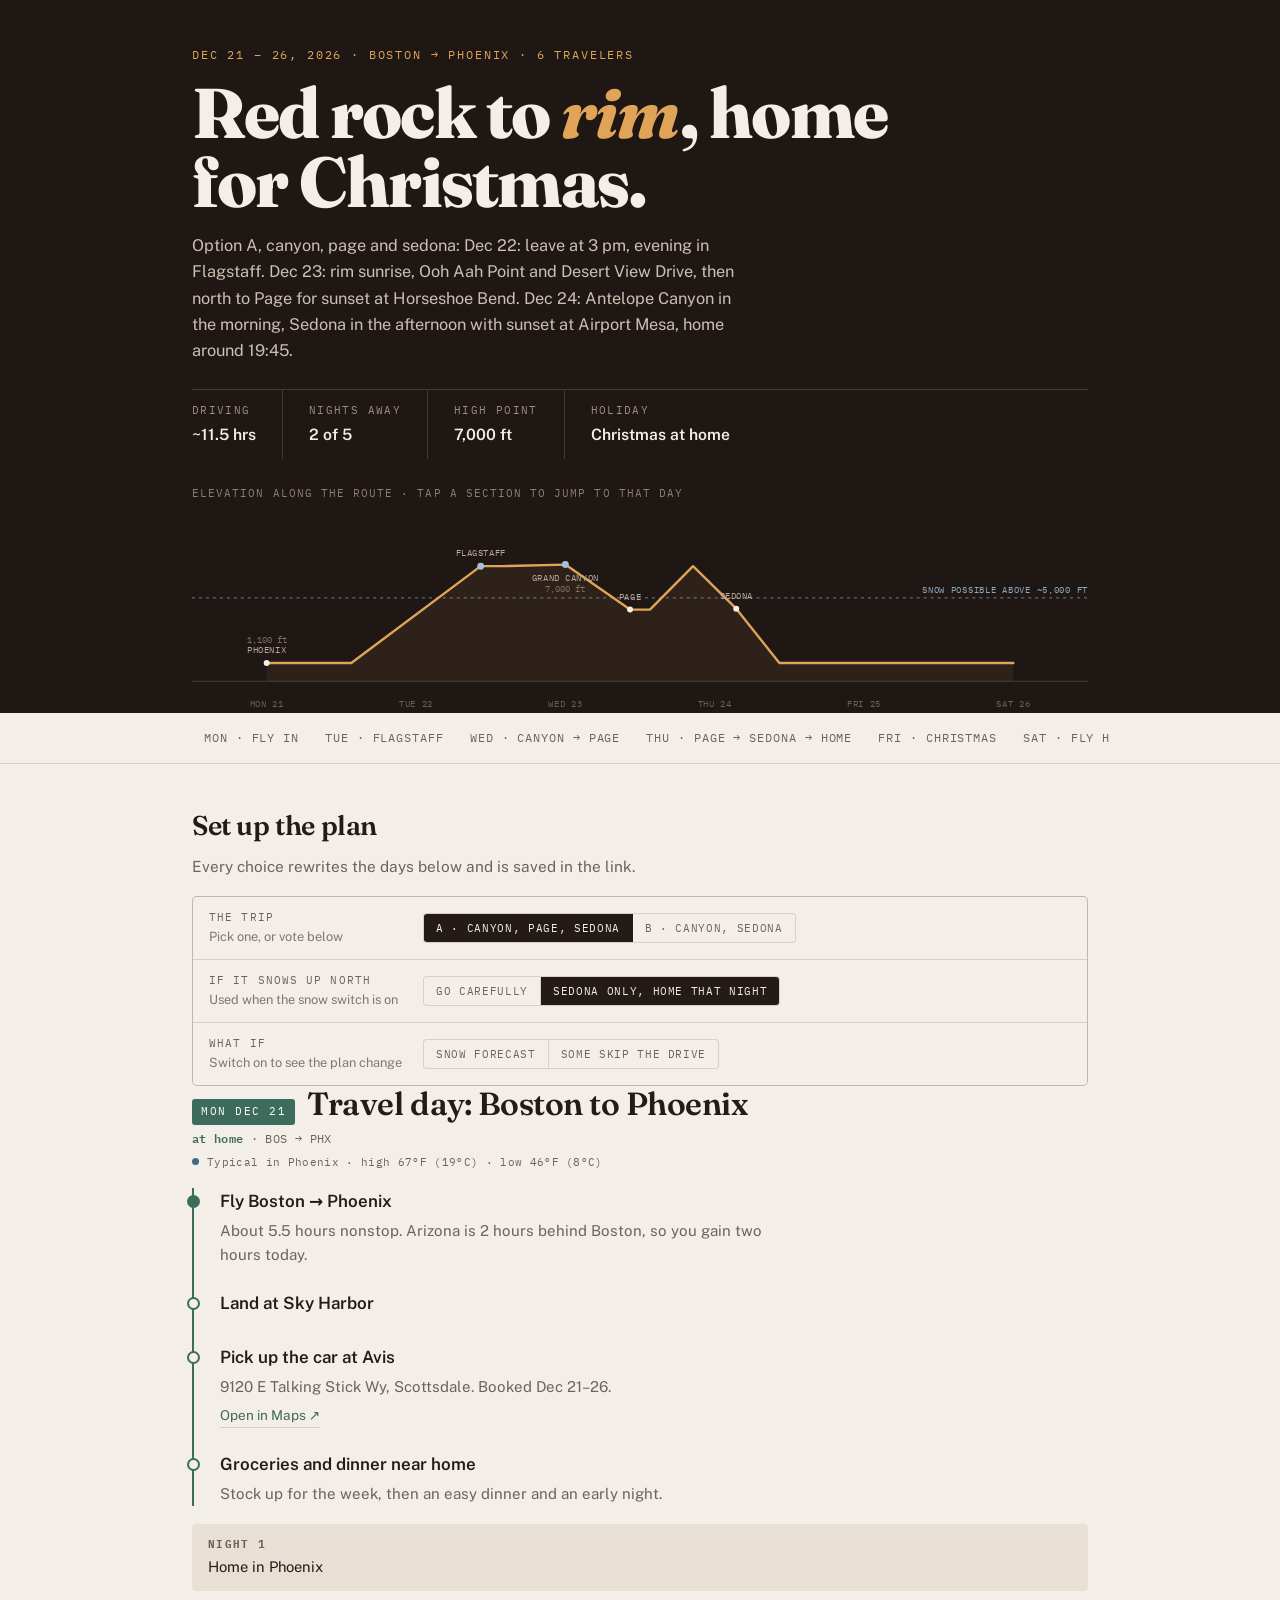
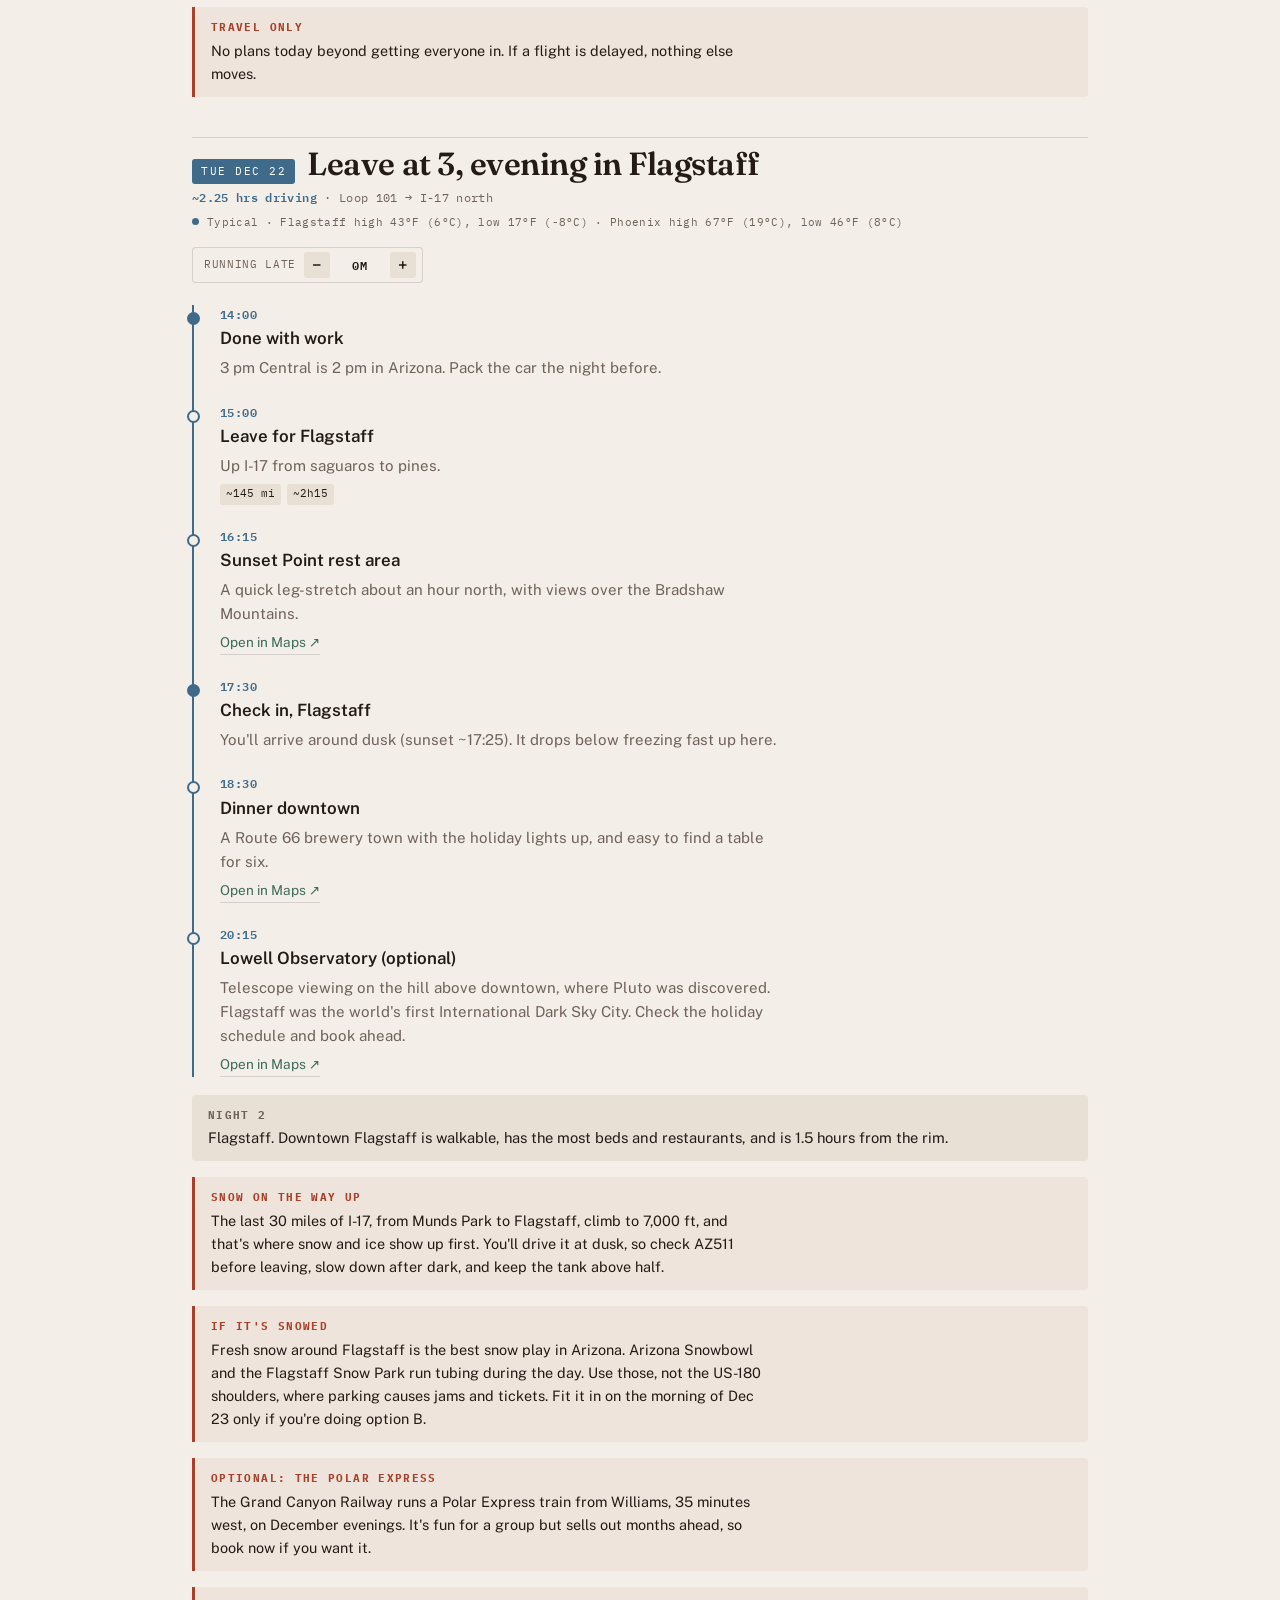
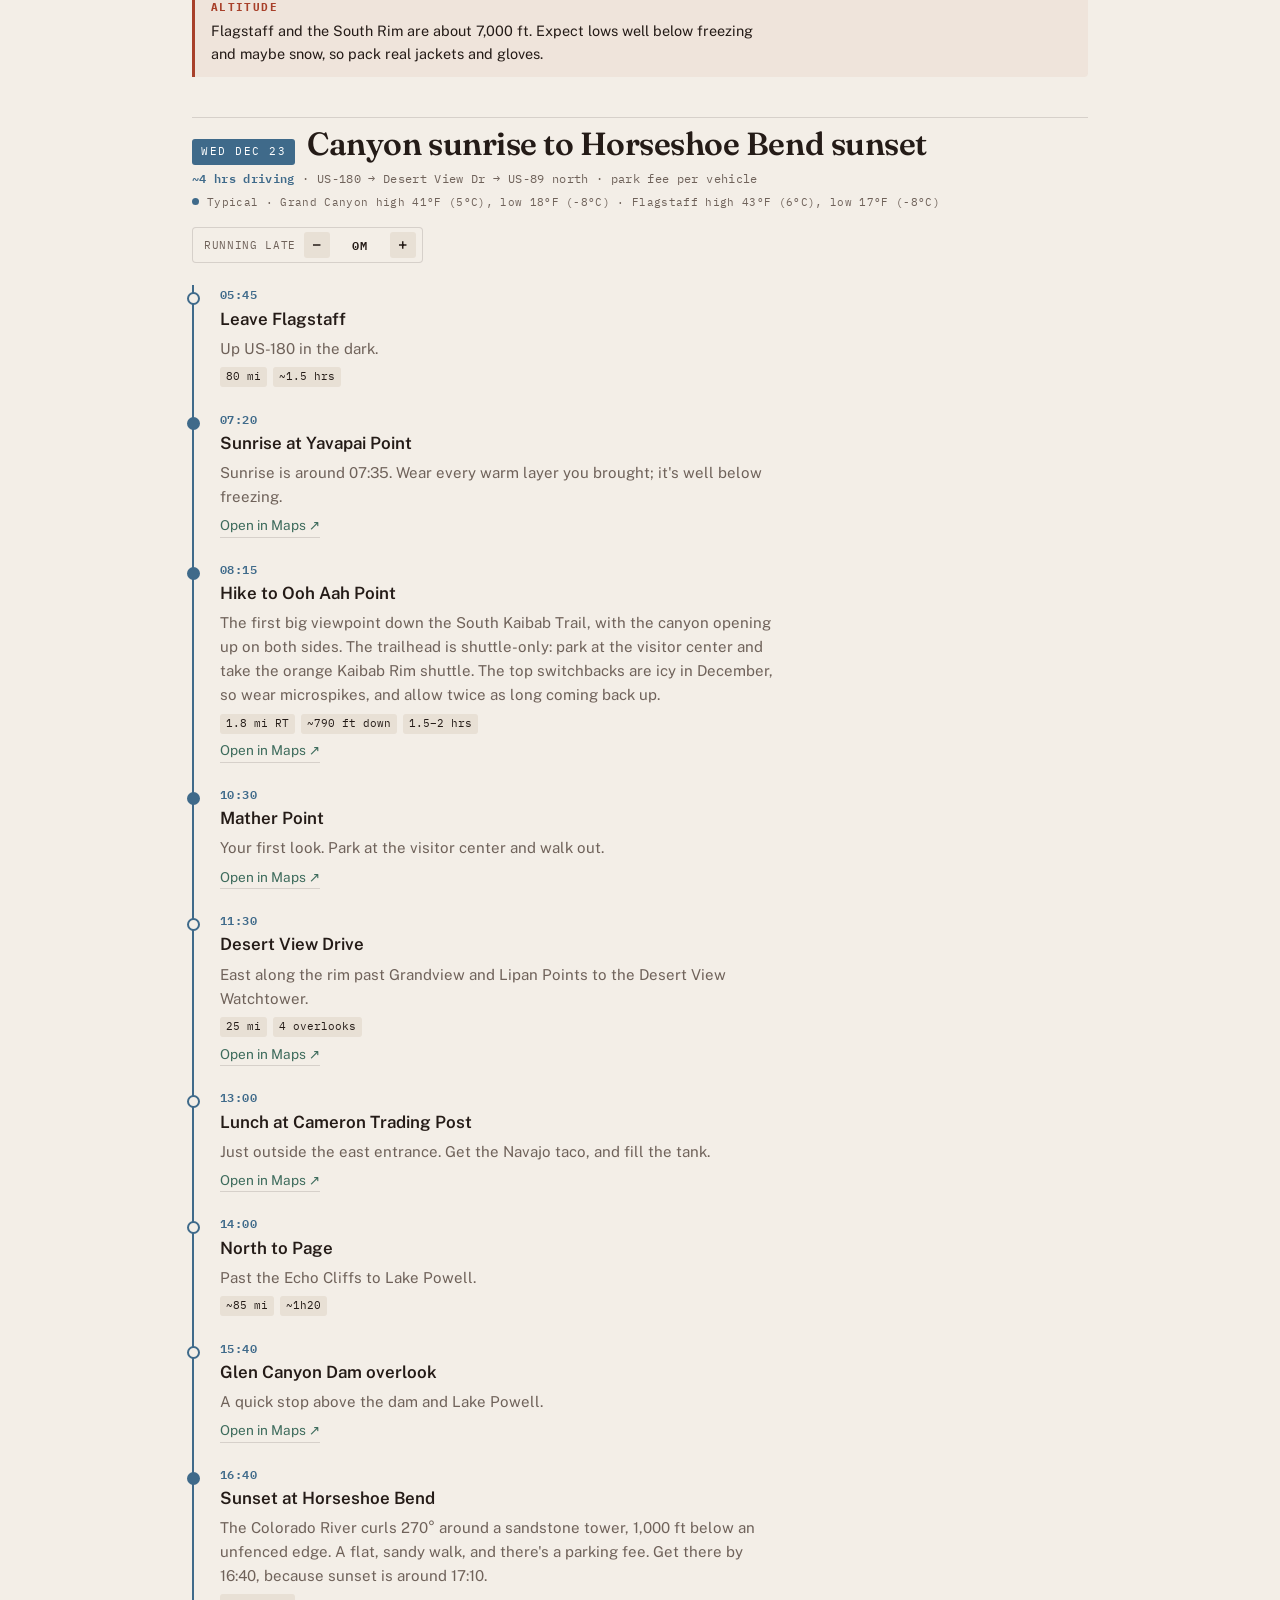
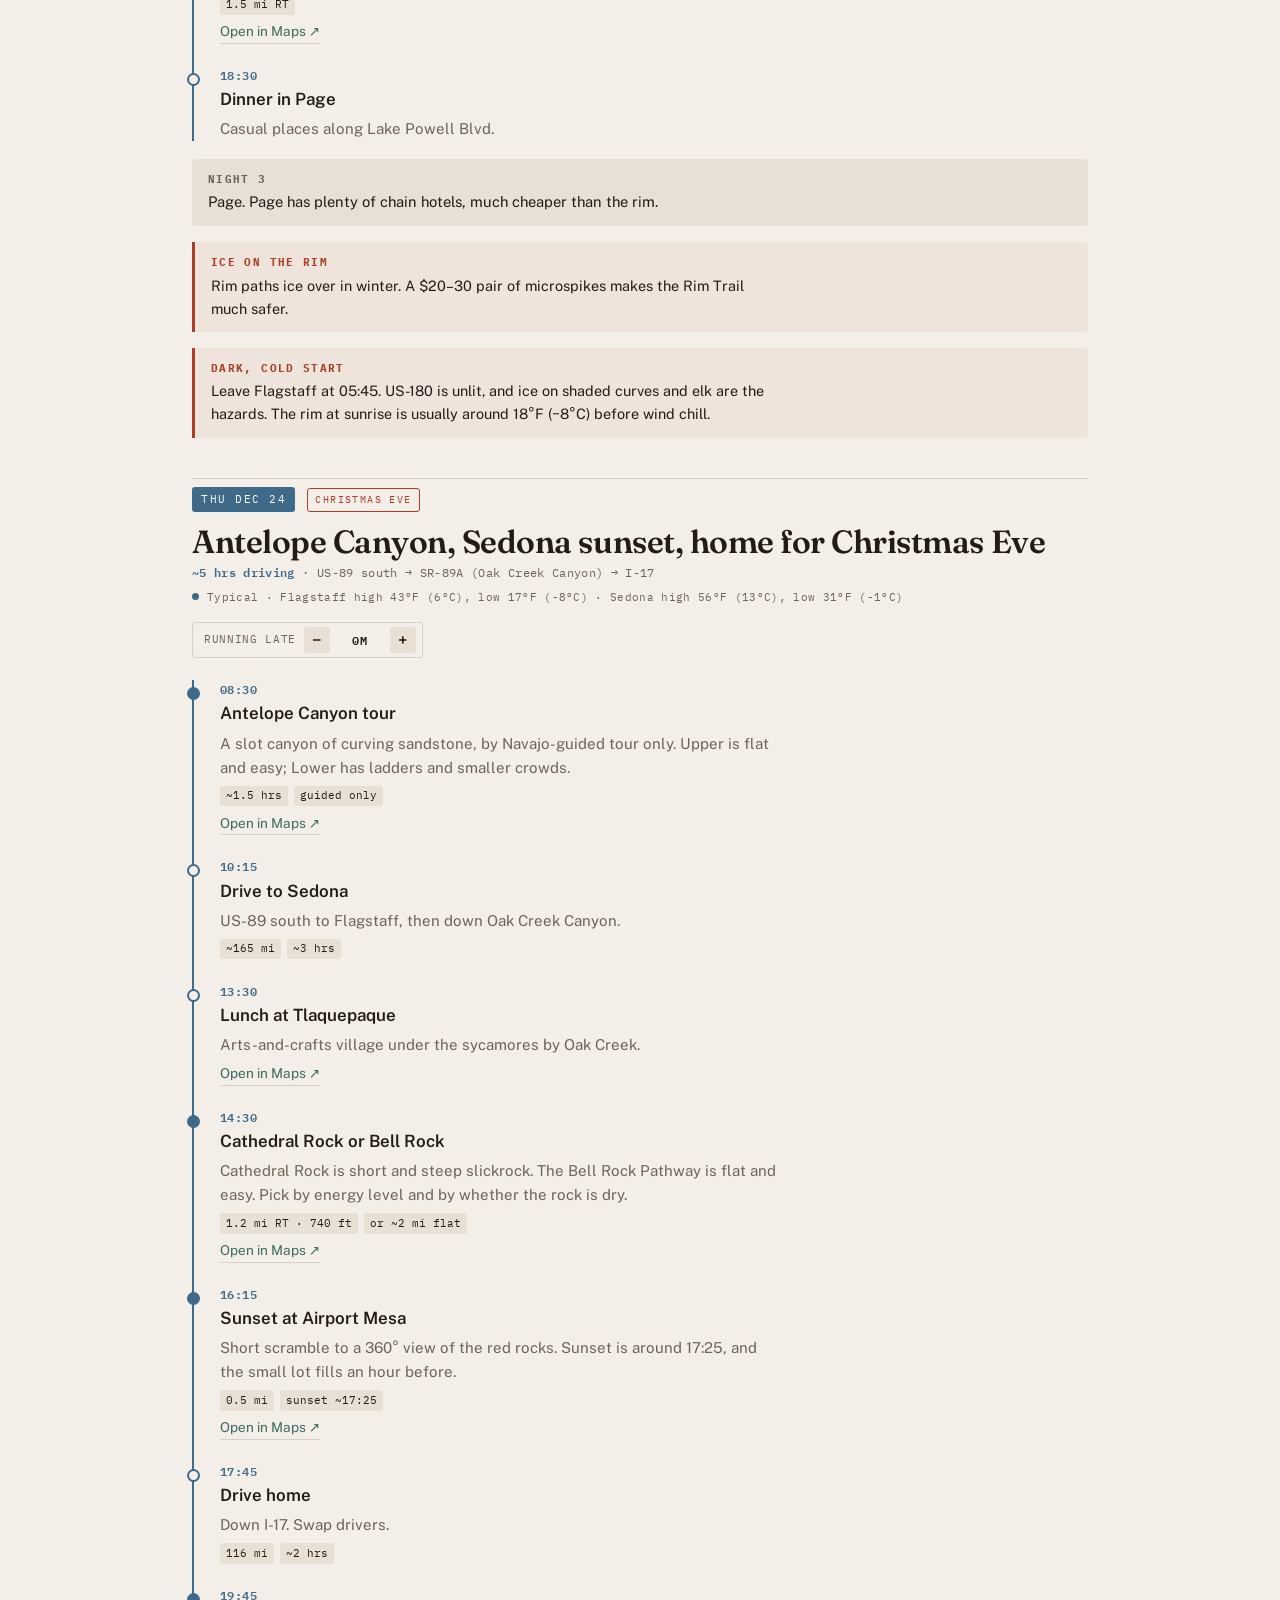
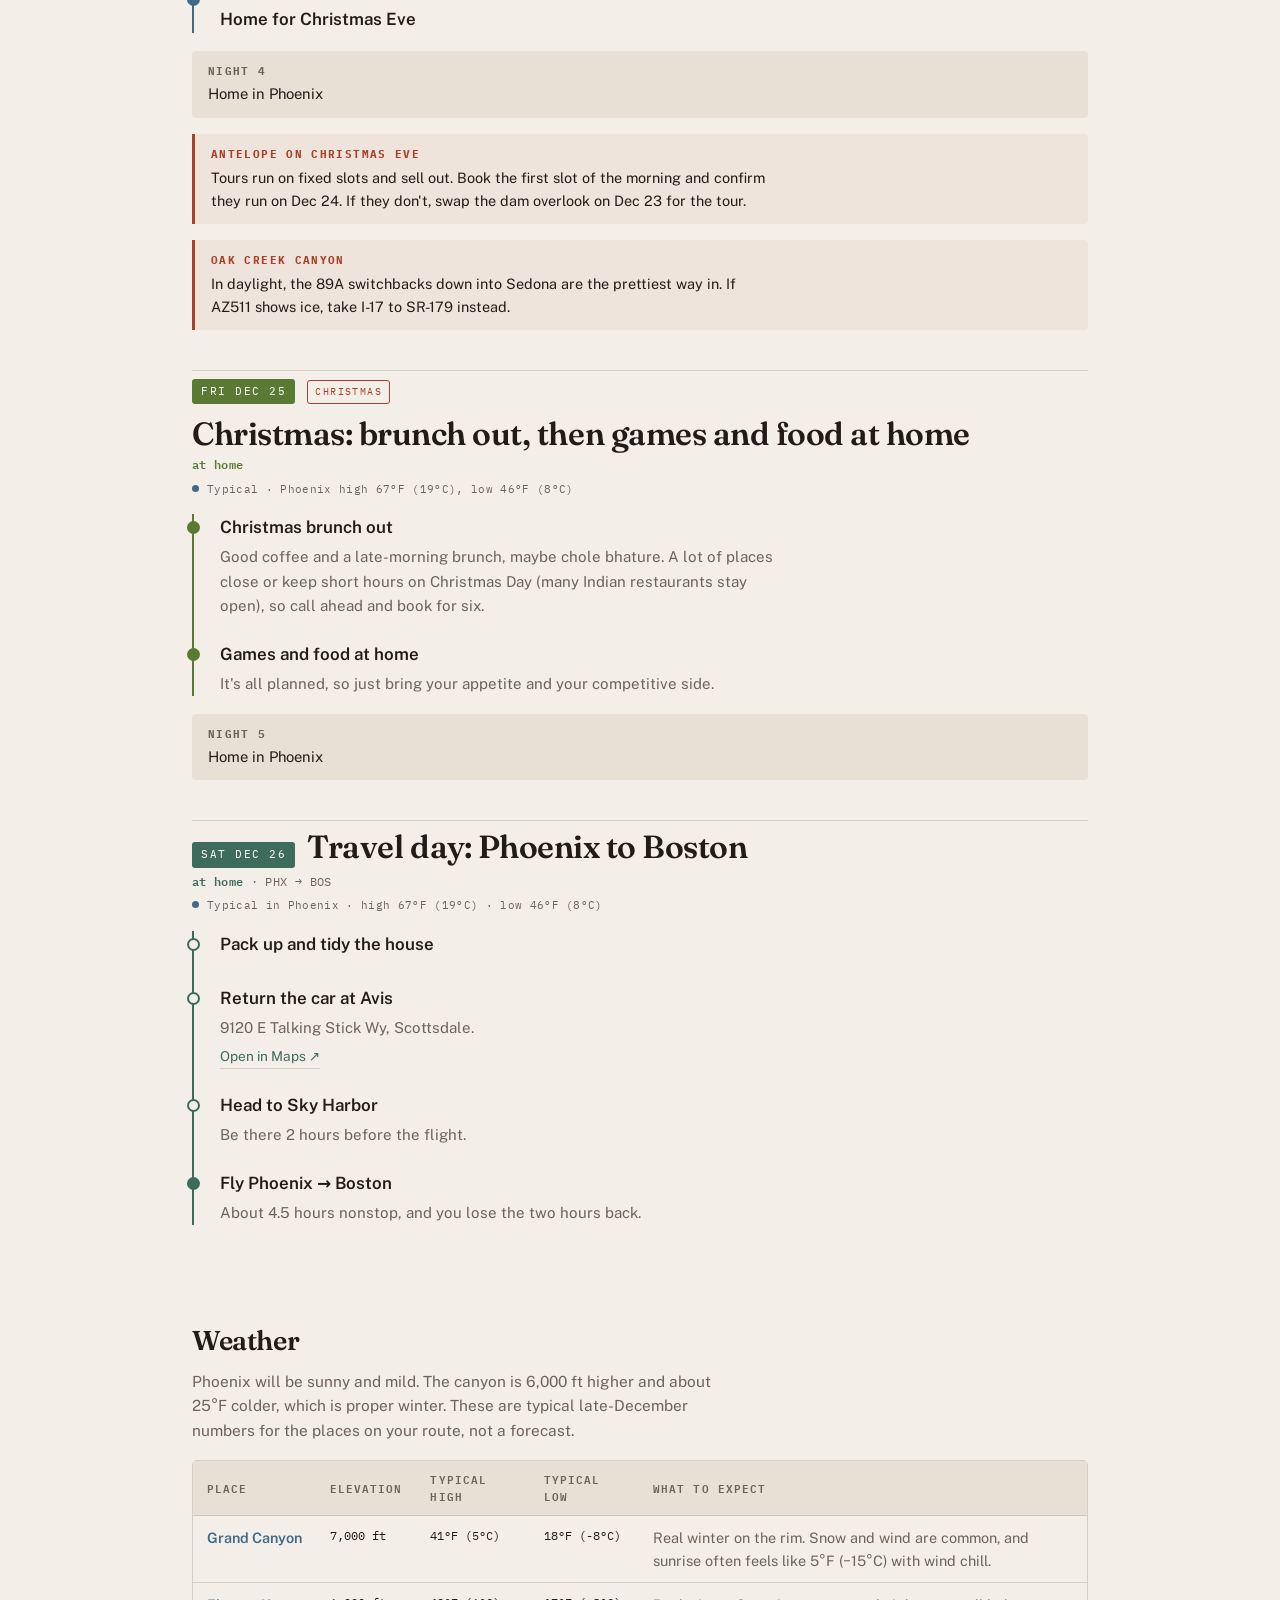
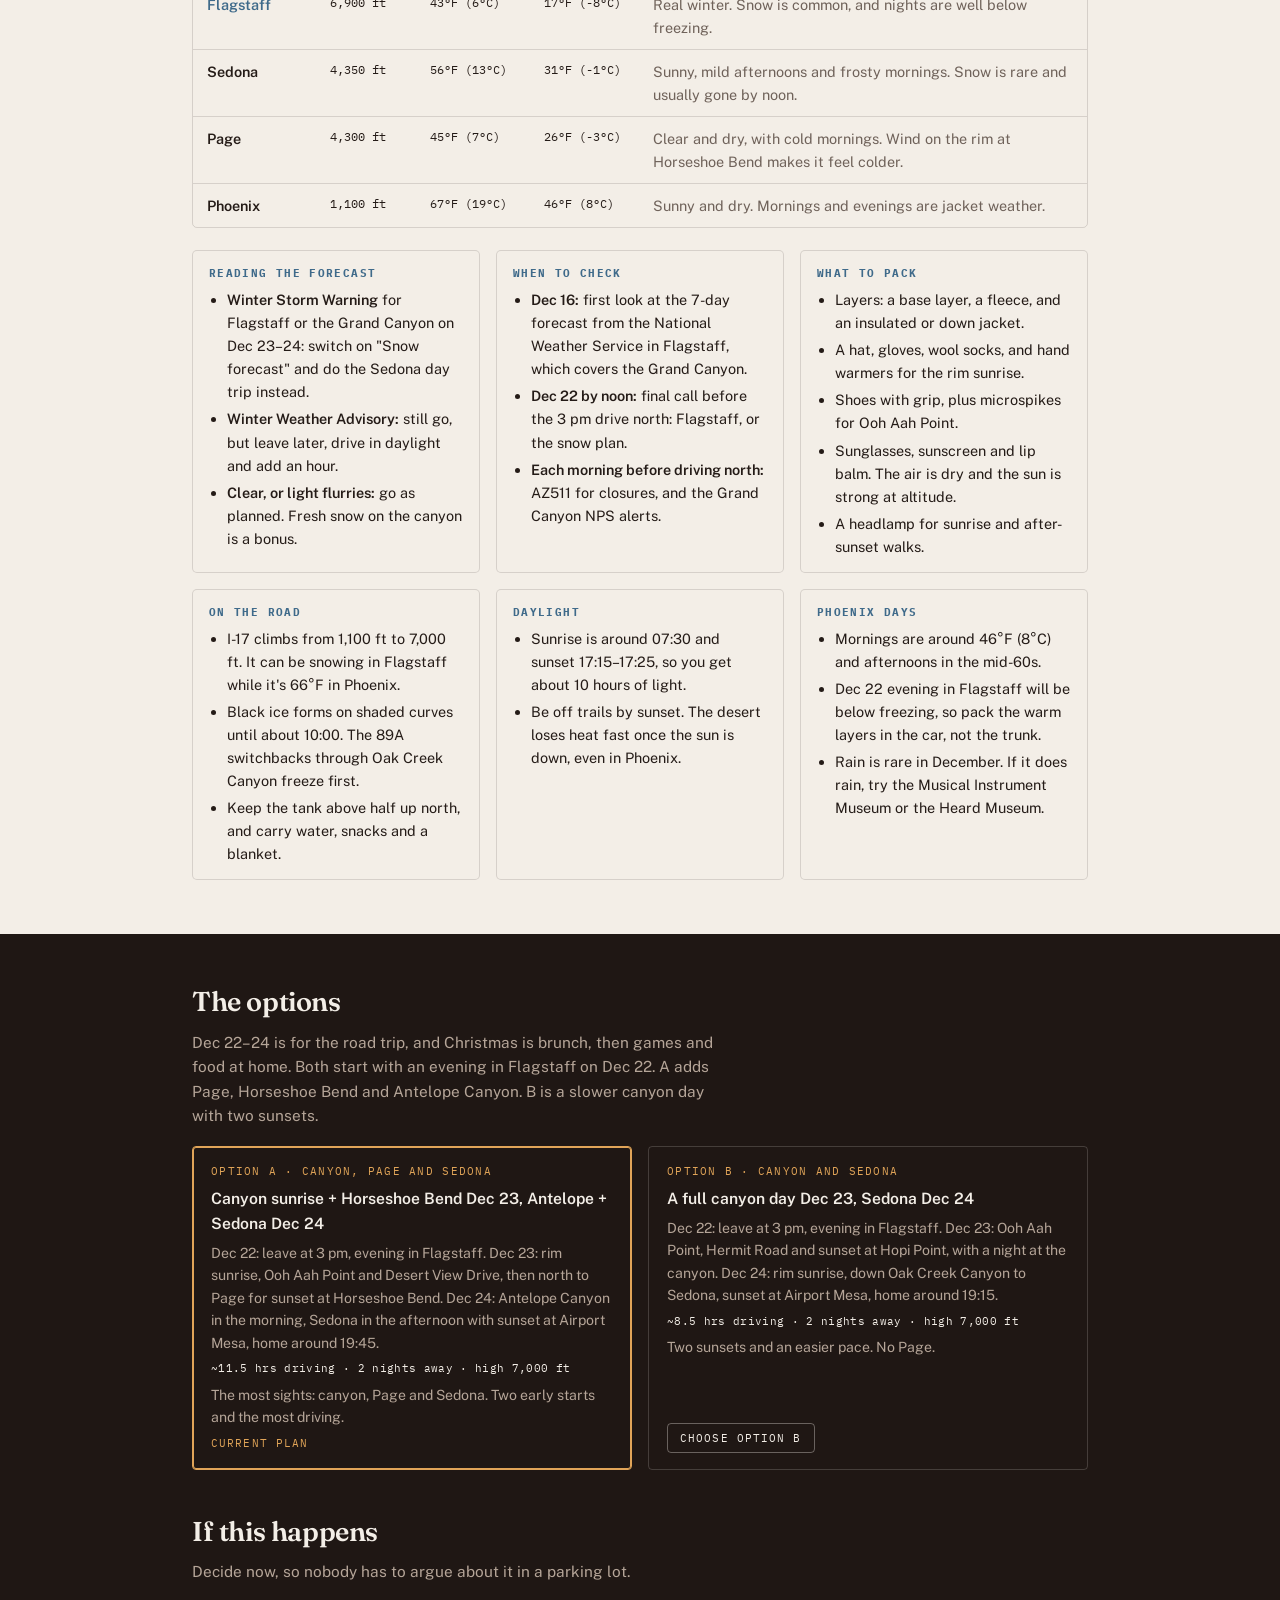
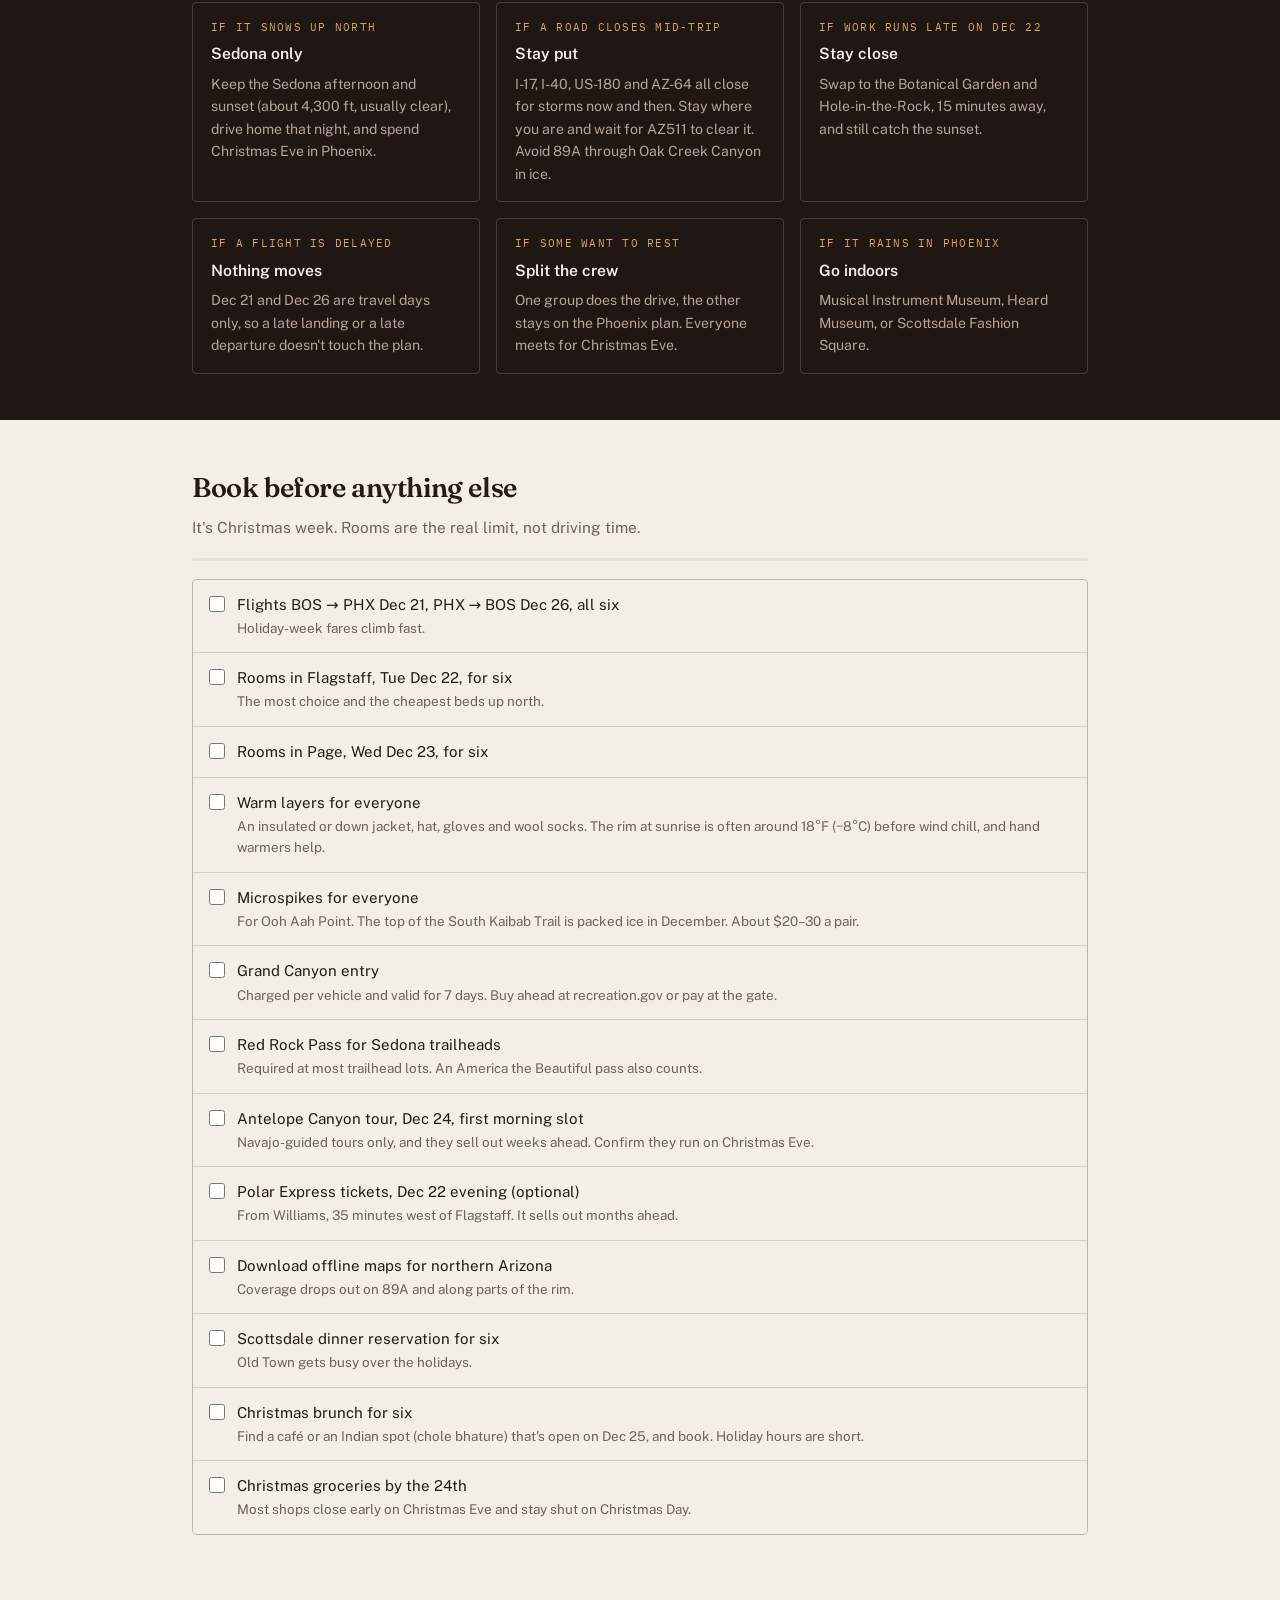
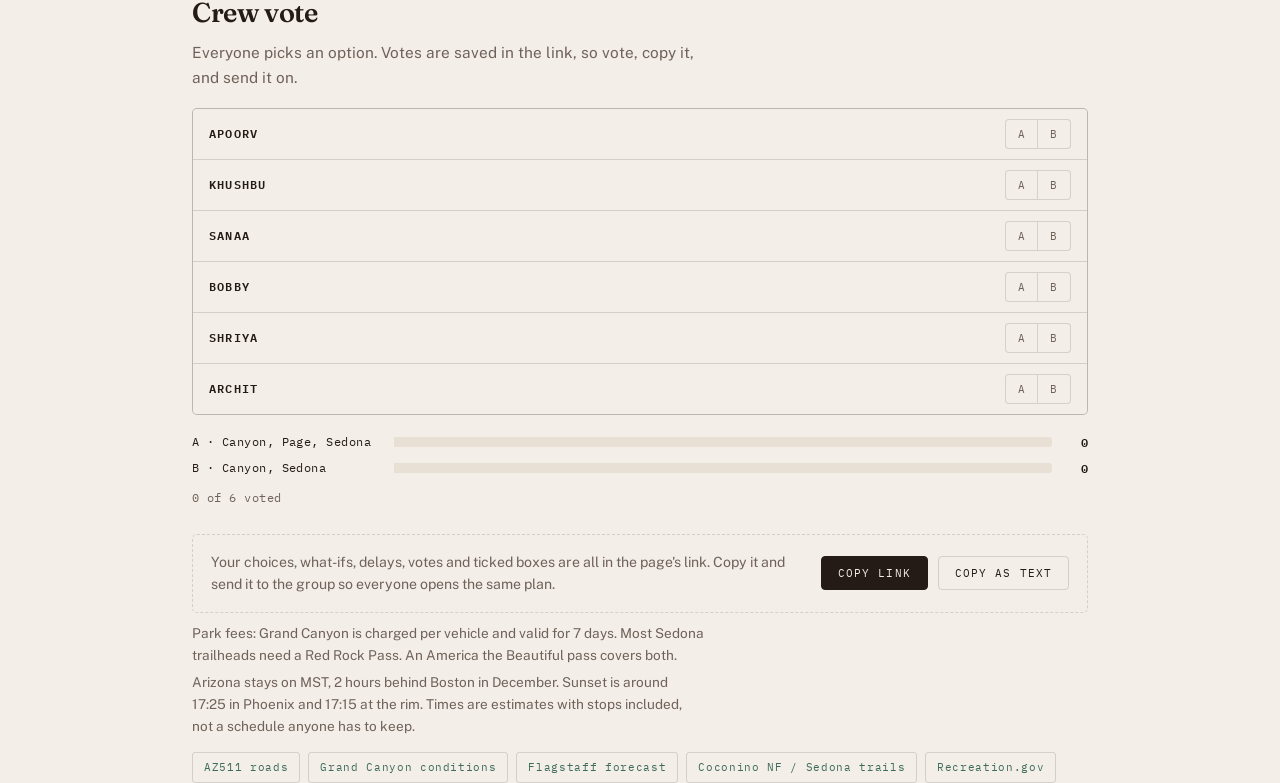
<file: index.html>
<!DOCTYPE html>
<html lang="en">
<head>
<meta charset="utf-8">
<meta name="viewport" content="width=device-width, initial-scale=1">
<title>Arizona, Dec 21 – 26 · Crew Trip</title>
<meta name="description" content="Interactive Christmas trip plan: Boston to Phoenix, Sedona, Flagstaff and the Grand Canyon.">
<meta name="theme-color" content="#1F1714">
<link rel="preconnect" href="https://fonts.googleapis.com">
<link rel="preconnect" href="https://fonts.gstatic.com" crossorigin>
<link href="https://fonts.googleapis.com/css2?family=Fraunces:opsz,wght@9..144,600;9..144,800&family=Public+Sans:ital,wght@0,400;0,600;1,400&family=IBM+Plex+Mono:wght@400;600&display=swap" rel="stylesheet">
<link rel="stylesheet" href="style.css">
</head>
<body>

<header class="hero">
  <div class="wrap">
    <p class="eyebrow">Dec 21 – 26, 2026 · Boston → Phoenix · 6 travelers</p>
    <h1>Red rock to <em>rim</em>, home for Christmas.</h1>
    <p class="lede" id="lede"></p>
    <dl class="facts" id="facts"></dl>
  </div>
  <div class="wrap profile">
    <p class="prof-cap">Elevation along the route · tap a section to jump to that day</p>
    <div id="profile"></div>
  </div>
</header>

<nav aria-label="Jump to section"><div class="wrap navrow" id="nav"></div></nav>

<section class="wrap setup" id="setup" aria-label="Set up the plan">
  <h2>Set up the plan</h2>
  <p class="sub">Every choice rewrites the days below and is saved in the link.</p>
  <div id="controls" class="controls"></div>
</section>

<main class="wrap" id="days"></main>

<section class="book wrap" id="weather">
  <h2>Weather</h2>
  <p class="sub">Phoenix will be sunny and mild. The canyon is 6,000 ft higher and about 25°F colder, which is proper winter. These are typical late-December numbers for the places on your route, not a forecast.</p>
  <div class="wxwrap"><table class="wxt" id="wxtable"></table></div>

  <div class="wxgrid">
    <div class="wxcard">
      <b>Reading the forecast</b>
      <ul>
        <li><strong>Winter Storm Warning</strong> for Flagstaff or the Grand Canyon on Dec 23–24: switch on "Snow forecast" and do the Sedona day trip instead.</li>
        <li><strong>Winter Weather Advisory:</strong> still go, but leave later, drive in daylight and add an hour.</li>
        <li><strong>Clear, or light flurries:</strong> go as planned. Fresh snow on the canyon is a bonus.</li>
      </ul>
    </div>
    <div class="wxcard">
      <b>When to check</b>
      <ul>
        <li><strong>Dec 16:</strong> first look at the 7-day forecast from the National Weather Service in Flagstaff, which covers the Grand Canyon.</li>
        <li><strong>Dec 22 by noon:</strong> final call before the 3 pm drive north: Flagstaff, or the snow plan.</li>
        <li><strong>Each morning before driving north:</strong> AZ511 for closures, and the Grand Canyon NPS alerts.</li>
      </ul>
    </div>
    <div class="wxcard">
      <b>What to pack</b>
      <ul>
        <li>Layers: a base layer, a fleece, and an insulated or down jacket.</li>
        <li>A hat, gloves, wool socks, and hand warmers for the rim sunrise.</li>
        <li>Shoes with grip, plus microspikes for Ooh Aah Point.</li>
        <li>Sunglasses, sunscreen and lip balm. The air is dry and the sun is strong at altitude.</li>
        <li>A headlamp for sunrise and after-sunset walks.</li>
      </ul>
    </div>
    <div class="wxcard">
      <b>On the road</b>
      <ul>
        <li>I-17 climbs from 1,100 ft to 7,000 ft. It can be snowing in Flagstaff while it's 66°F in Phoenix.</li>
        <li>Black ice forms on shaded curves until about 10:00. The 89A switchbacks through Oak Creek Canyon freeze first.</li>
        <li>Keep the tank above half up north, and carry water, snacks and a blanket.</li>
      </ul>
    </div>
    <div class="wxcard">
      <b>Daylight</b>
      <ul>
        <li>Sunrise is around 07:30 and sunset 17:15–17:25, so you get about 10 hours of light.</li>
        <li>Be off trails by sunset. The desert loses heat fast once the sun is down, even in Phoenix.</li>
      </ul>
    </div>
    <div class="wxcard">
      <b>Phoenix days</b>
      <ul>
        <li>Mornings are around 46°F (8°C) and afternoons in the mid-60s.</li>
        <li>Dec 22 evening in Flagstaff will be below freezing, so pack the warm layers in the car, not the trunk.</li>
        <li>Rain is rare in December. If it does rain, try the Musical Instrument Museum or the Heard Museum.</li>
      </ul>
    </div>
  </div>
</section>

<section class="alt" id="alt">
  <div class="wrap">
    <h2>The options</h2>
    <p class="sub">Dec 22–24 is for the road trip, and Christmas is brunch, then games and food at home. Both start with an evening in Flagstaff on Dec 22. A adds Page, Horseshoe Bend and Antelope Canyon. B is a slower canyon day with two sunsets.</p>
    <div class="altgrid" id="options"></div>

    <h2 class="alt-h2">If this happens</h2>
    <p class="sub">Decide now, so nobody has to argue about it in a parking lot.</p>
    <div class="altgrid" id="ifs"></div>
  </div>
</section>

<section class="book wrap" id="book">
  <h2>Book before anything else</h2>
  <p class="sub">It's Christmas week. Rooms are the real limit, not driving time.</p>
  <div class="progress"><i id="prog"></i></div>
  <ul class="checks" id="checks"></ul>
</section>

<section class="book wrap" id="vote">
  <h2>Crew vote</h2>
  <p class="sub">Everyone picks an option. Votes are saved in the link, so vote, copy it, and send it on.</p>
  <ul class="votes" id="votes"></ul>
  <div class="tally" id="tally"></div>
  <div class="share">
    <p id="sharemsg">Your choices, what-ifs, delays, votes and ticked boxes are all in the page's link. Copy it and send it to the group so everyone opens the same plan.</p>
    <button id="copy">Copy link</button>
    <button id="copytext" class="ghost">Copy as text</button>
  </div>
</section>

<footer class="wrap">
  <p>Park fees: Grand Canyon is charged per vehicle and valid for 7 days. Most Sedona trailheads need a Red Rock Pass. An America the Beautiful pass covers both.</p>
  <p>Arizona stays on MST, 2 hours behind Boston in December. Sunset is around 17:25 in Phoenix and 17:15 at the rim. Times are estimates with stops included, not a schedule anyone has to keep.</p>
  <div class="links">
    <a href="https://www.az511.gov/" target="_blank" rel="noopener">AZ511 roads</a>
    <a href="https://www.nps.gov/grca/planyourvisit/conditions.htm" target="_blank" rel="noopener">Grand Canyon conditions</a>
    <a href="https://forecast.weather.gov/MapClick.php?lat=35.1983&amp;lon=-111.6513" target="_blank" rel="noopener">Flagstaff forecast</a>
    <a href="https://www.fs.usda.gov/coconino" target="_blank" rel="noopener">Coconino NF / Sedona trails</a>
    <a href="https://www.recreation.gov/" target="_blank" rel="noopener">Recreation.gov</a>
  </div>
</footer>

<script src="app.js"></script>
</body>
</html>
</file>
<file: style.css>
:root {
  --night: #1F1714;          /* desert night */
  --ink: #241B17;
  --paper: #F3EEE7;
  --paper-2: #E8E0D5;
  --sandstone: #B4532A;      /* Sedona red rock */
  --high: #3F6A8A;           /* high country / snow */
  --juniper: #3D6B5C;        /* home in Phoenix */
  --pine: #5A7A34;           /* Christmas */
  --sun: #E0A458;
  --flag: #A8402A;
  --muted: #6F625A;
  --rule: rgba(36, 27, 23, .14);
}
* { box-sizing: border-box; }
html { scroll-behavior: smooth; }
@media (prefers-reduced-motion: reduce) {
  html { scroll-behavior: auto; }
  *, *::before, *::after { animation-duration: .001ms !important; transition-duration: .001ms !important; }
}
body { margin: 0; background: var(--paper); color: var(--ink); font-family: "Public Sans", system-ui, sans-serif; font-size: 16.5px; line-height: 1.6; -webkit-font-smoothing: antialiased; }
.wrap { max-width: 940px; margin: 0 auto; padding: 0 22px; }
a { color: var(--juniper); }
:focus-visible { outline: 2.5px solid var(--sun); outline-offset: 3px; border-radius: 2px; }
button { font-family: inherit; font-size: inherit; cursor: pointer; }
.mono, .eyebrow, .fact dt, .prof-cap, .navrow a, .daynum, .daymeta, .seg button, .seg-label, .time, .stat, .flag b, .night b, .altcard .t, .share button, .links a, .votes .who, .tally, .shift span { font-family: "IBM Plex Mono", monospace; }

/* hero */
.hero { background: var(--night); color: var(--paper); padding: 46px 0 0; overflow: hidden; }
.eyebrow { font-size: 11.5px; letter-spacing: .16em; text-transform: uppercase; color: var(--sun); margin: 0 0 14px; }
h1 { font-family: "Fraunces", Georgia, serif; font-weight: 800; font-size: clamp(2.5rem, 8vw, 4.4rem); line-height: .98; letter-spacing: -.025em; margin: 0 0 16px; max-width: 15ch; }
h1 em { font-style: italic; color: var(--sun); }
.lede { max-width: 56ch; color: #CDBFB3; margin: 0 0 26px; font-size: 1.02rem; }
.facts { display: flex; flex-wrap: wrap; margin: 0 0 26px; border-top: 1px solid rgba(243, 238, 231, .16); }
.fact { padding: 12px 26px 12px 0; margin-right: 26px; border-right: 1px solid rgba(243, 238, 231, .16); }
.fact:last-child { border-right: 0; margin-right: 0; }
.fact dt { font-size: 10.5px; letter-spacing: .13em; text-transform: uppercase; color: #9C8B7E; margin: 0 0 3px; }
.fact dd { margin: 0; font-weight: 600; font-size: .98rem; }

/* elevation profile */
.profile { position: relative; margin-top: 4px; }
.profile svg { display: block; width: 100%; height: auto; overflow: visible; }
.prof-cap { font-size: 10.5px; letter-spacing: .1em; color: #8E7D71; text-transform: uppercase; padding: 0 0 12px; margin: 0; }
.trace { fill: none; stroke: var(--sun); stroke-width: 2.4; stroke-linejoin: round; stroke-linecap: round; }
.trace.draw { animation: draw 2.2s cubic-bezier(.65, 0, .35, 1) .2s both; }
@keyframes draw { from { stroke-dashoffset: var(--len); } to { stroke-dashoffset: 0; } }
.trace-fill { fill: var(--sun); opacity: .07; }
.band { fill: var(--sun); opacity: 0; transition: opacity .2s; }
.seg-hit { fill: transparent; cursor: pointer; outline: none; }
.seg-hit:hover + .band, .seg-hit:focus-visible + .band { opacity: .12; }
.peak { fill: var(--paper); pointer-events: none; }
.peak.cold { fill: #9FC3DD; }
.plabel { font-family: "IBM Plex Mono", monospace; font-size: 9.5px; fill: #B9A89B; letter-spacing: .06em; pointer-events: none; }
.pnum { font-family: "IBM Plex Mono", monospace; font-size: 9px; fill: #7D6C60; pointer-events: none; }
.pday { font-family: "IBM Plex Mono", monospace; font-size: 9px; fill: #6E5E53; letter-spacing: .08em; pointer-events: none; }
.baseline { stroke: rgba(243, 238, 231, .18); stroke-width: 1; }
.snowline { stroke: #9FC3DD; stroke-width: 1; stroke-dasharray: 3 4; opacity: .6; }
.snowtxt { font-family: "IBM Plex Mono", monospace; font-size: 9px; fill: #9FC3DD; letter-spacing: .08em; opacity: .85; }

/* nav */
nav { position: sticky; top: 0; z-index: 20; background: rgba(243, 238, 231, .94); backdrop-filter: blur(10px); -webkit-backdrop-filter: blur(10px); border-bottom: 1px solid var(--rule); }
.navrow { display: flex; gap: 2px; overflow-x: auto; padding: 9px 22px; scrollbar-width: none; }
.navrow::-webkit-scrollbar { display: none; }
.navrow a { flex: 0 0 auto; text-decoration: none; color: var(--muted); font-size: 11.5px; letter-spacing: .08em; text-transform: uppercase; padding: 7px 12px; border-radius: 3px; white-space: nowrap; transition: background .15s; }
.navrow a:hover { background: var(--paper-2); color: var(--ink); }
.navrow a.on { background: var(--ink); color: var(--paper); }

/* setup */
.setup { padding-top: 40px; }
.setup h2, .book h2, .alt h2 { font-family: "Fraunces", Georgia, serif; font-weight: 600; font-size: 1.7rem; letter-spacing: -.015em; margin: 0 0 6px; }
.sub { color: var(--muted); margin: 0 0 18px; max-width: 58ch; font-size: .96rem; }
.controls { display: grid; gap: 1px; background: var(--rule); border: 1px solid var(--rule); border-radius: 5px; overflow: hidden; }
.ctrl { background: var(--paper); display: grid; grid-template-columns: 200px 1fr; gap: 14px; align-items: center; padding: 12px 16px; }
.seg-label { font-size: 11px; letter-spacing: .1em; text-transform: uppercase; color: var(--muted); }
.seg-label small { display: block; text-transform: none; letter-spacing: 0; font-family: "Public Sans", sans-serif; font-size: .8rem; color: var(--muted); opacity: .85; }
.seg { display: inline-flex; flex-wrap: wrap; border: 1px solid var(--rule); border-radius: 4px; overflow: hidden; background: var(--paper); justify-self: start; }
.seg button { background: none; border: 0; border-right: 1px solid var(--rule); padding: 7px 12px; font-size: 11px; letter-spacing: .06em; text-transform: uppercase; color: var(--muted); }
.seg button:last-child { border-right: 0; }
.seg button:hover { background: var(--paper-2); color: var(--ink); }
.seg button[aria-pressed="true"] { background: var(--ink); color: var(--paper); }
.seg.multi button[aria-pressed="true"] { background: var(--juniper); }
.seg.whatif button[aria-pressed="true"] { background: var(--flag); }

/* days */
main { padding: 56px 22px 0; }
.day { --zone: var(--juniper); margin: 0 0 8px; padding: 0 0 40px; border-bottom: 1px solid var(--rule); scroll-margin-top: 60px; }
.day:last-of-type { border-bottom: 0; }
.day.flash { animation: flash 1.4s ease; }
@keyframes flash { from { background: rgba(224, 164, 88, .18); } to { background: transparent; } }
.dayhead { display: flex; align-items: baseline; gap: 12px; flex-wrap: wrap; margin: 0 0 4px; }
.daynum { font-size: 11px; letter-spacing: .14em; text-transform: uppercase; color: #fff; background: var(--zone); padding: 4px 9px; border-radius: 3px; }
.tag { font-family: "IBM Plex Mono", monospace; font-size: 10px; letter-spacing: .14em; text-transform: uppercase; color: var(--flag); border: 1px solid var(--flag); padding: 3px 7px; border-radius: 3px; }
.day h2 { font-family: "Fraunces", Georgia, serif; font-weight: 600; letter-spacing: -.015em; font-size: clamp(1.5rem, 4.4vw, 2rem); margin: 0; line-height: 1.1; }
.daymeta { font-size: 11.5px; color: var(--muted); margin: 0 0 16px; letter-spacing: .03em; }
.daymeta b { color: var(--zone); font-weight: 600; }
.ctrls { display: flex; flex-wrap: wrap; gap: 10px; align-items: center; margin: 0 0 22px; }
.shift { display: inline-flex; align-items: center; gap: 8px; border: 1px solid var(--rule); border-radius: 4px; padding: 4px 6px 4px 11px; background: var(--paper); }
.shift span { font-size: 11px; letter-spacing: .06em; text-transform: uppercase; color: var(--muted); }
.shift button { background: var(--paper-2); border: 0; width: 26px; height: 26px; border-radius: 3px; color: var(--ink); font-weight: 600; line-height: 1; }
.shift button:hover { background: var(--zone); color: #fff; }
.shift .val { font-size: 12px; font-weight: 600; color: var(--ink); min-width: 44px; text-align: center; }

.stops { list-style: none; margin: 0; padding: 0 0 0 26px; border-left: 2px solid var(--zone); }
.stop { position: relative; padding: 0 0 22px; }
.stop:last-child { padding-bottom: 0; }
.stop::before { content: ""; position: absolute; left: -33px; top: 7px; width: 9px; height: 9px; border-radius: 50%; background: var(--paper); border: 2px solid var(--zone); }
.stop.key::before { background: var(--zone); }
.time { font-size: 12px; font-weight: 600; color: var(--zone); letter-spacing: .04em; display: block; }
.time.late { color: var(--flag); }
.stop h3 { font-size: 1.06rem; font-weight: 600; margin: 1px 0 4px; }
.stop p { margin: 0; color: var(--muted); font-size: .94rem; max-width: 62ch; }
.stat { font-size: 11px; color: var(--ink); background: var(--paper-2); padding: 1.5px 6px; border-radius: 3px; margin-right: 6px; display: inline-block; margin-top: 6px; }
.gm { font-size: .85rem; text-decoration: none; border-bottom: 1px solid var(--rule); margin-top: 6px; display: table; }
.gm:hover { border-color: var(--zone); }

.flag { border-left: 3px solid var(--flag); background: rgba(168, 64, 42, .06); padding: 12px 16px; margin: 16px 0 0; border-radius: 0 4px 4px 0; }
.flag b { display: block; font-size: 10.5px; letter-spacing: .13em; text-transform: uppercase; color: var(--flag); margin-bottom: 3px; }
.flag p { margin: 0; font-size: .9rem; color: var(--ink); max-width: 62ch; }
.night { margin-top: 18px; padding: 12px 16px; background: var(--paper-2); border-radius: 4px; font-size: .92rem; }
.night b { font-size: 10.5px; letter-spacing: .13em; text-transform: uppercase; color: var(--muted); display: block; margin-bottom: 2px; }

/* weather */
.wx { font-family: "IBM Plex Mono", monospace; font-size: 11px; color: var(--muted); margin: -10px 0 16px; letter-spacing: .03em; }
.wx::before { content: ""; display: inline-block; width: 7px; height: 7px; border-radius: 50%; background: var(--high); margin-right: 8px; vertical-align: 1px; }
.wxwrap { overflow-x: auto; border: 1px solid var(--rule); border-radius: 5px; }
.wxt { width: 100%; border-collapse: collapse; font-size: .9rem; }
.wxt th { font-family: "IBM Plex Mono", monospace; font-size: 10.5px; letter-spacing: .1em; text-transform: uppercase; color: var(--muted); font-weight: 600; text-align: left; padding: 10px 14px; background: var(--paper-2); }
.wxt td { padding: 10px 14px; border-top: 1px solid var(--rule); vertical-align: top; }
.wxt td:nth-child(2), .wxt td:nth-child(3), .wxt td:nth-child(4) { font-family: "IBM Plex Mono", monospace; font-size: 12px; white-space: nowrap; }
.wxt td:first-child { font-weight: 600; white-space: nowrap; }
.wxt td:last-child { color: var(--muted); min-width: 240px; }
.wxt tr.cold td:first-child { color: var(--high); }
.wxgrid { display: grid; gap: 16px; grid-template-columns: repeat(auto-fit, minmax(260px, 1fr)); margin-top: 22px; }
.wxcard { border: 1px solid var(--rule); border-radius: 5px; padding: 14px 16px; background: var(--paper); }
.wxcard b { display: block; font-family: "IBM Plex Mono", monospace; font-size: 10.5px; letter-spacing: .13em; text-transform: uppercase; color: var(--high); margin-bottom: 6px; }
.wxcard ul { margin: 0; padding-left: 18px; font-size: .9rem; display: grid; gap: 4px; }
.wxcard strong { font-weight: 600; }

/* alternatives */
.alt { background: var(--night); color: var(--paper); padding: 46px 0; margin-top: 44px; scroll-margin-top: 50px; }
.alt .sub { color: #B5A598; }
.alt-h2 { margin-top: 40px !important; }
.altgrid { display: grid; gap: 16px; grid-template-columns: repeat(auto-fit, minmax(230px, 1fr)); }
.altcard { border: 1px solid rgba(243, 238, 231, .18); padding: 16px 18px; border-radius: 4px; display: flex; flex-direction: column; gap: 6px; }
.altcard.on { border-color: var(--sun); box-shadow: inset 0 0 0 1px var(--sun); }
.altcard h3 { font-size: .98rem; margin: 0; font-weight: 600; }
.altcard .t { font-size: 10.5px; letter-spacing: .12em; text-transform: uppercase; color: var(--sun); margin: 0; }
.altcard p { margin: 0; font-size: .88rem; color: #B5A598; }
.altcard .nums { font-family: "IBM Plex Mono", monospace; font-size: 11px; color: var(--paper); letter-spacing: .03em; }
.altcard button { margin-top: auto; align-self: flex-start; background: none; color: var(--paper); border: 1px solid rgba(243, 238, 231, .35); padding: 7px 12px; border-radius: 4px; font-family: "IBM Plex Mono", monospace; font-size: 11px; letter-spacing: .1em; text-transform: uppercase; }
.altcard button:hover { background: var(--paper); color: var(--night); }
.altcard .current { margin-top: auto; font-family: "IBM Plex Mono", monospace; font-size: 11px; letter-spacing: .1em; text-transform: uppercase; color: var(--sun); }

/* checklist + votes */
.book { padding: 46px 22px 10px; scroll-margin-top: 50px; }
.progress { height: 3px; background: var(--paper-2); border-radius: 2px; margin: 0 0 18px; overflow: hidden; }
.progress i { display: block; height: 100%; width: 0; background: var(--juniper); transition: width .3s; }
.checks, .votes { list-style: none; margin: 0; padding: 0; display: grid; gap: 1px; background: var(--rule); border: 1px solid var(--rule); border-radius: 5px; overflow: hidden; }
.checks li, .votes li { background: var(--paper); }
.checks label { display: flex; gap: 12px; align-items: flex-start; padding: 13px 16px; cursor: pointer; }
.checks label:hover { background: var(--paper-2); }
.checks input { margin: 3px 0 0; width: 16px; height: 16px; accent-color: var(--juniper); flex: 0 0 auto; }
.checks .txt { font-size: .94rem; }
.checks .why { display: block; color: var(--muted); font-size: .84rem; margin-top: 1px; }
.checks input:checked + .txt { text-decoration: line-through; color: var(--muted); }

.votes li { display: flex; justify-content: space-between; align-items: center; gap: 12px; padding: 10px 16px; flex-wrap: wrap; }
.votes .who { font-size: 12px; letter-spacing: .1em; text-transform: uppercase; font-weight: 600; }
.tally { margin-top: 18px; display: grid; gap: 8px; font-size: 11.5px; letter-spacing: .04em; }
.tally .row { display: grid; grid-template-columns: 190px 1fr 24px; gap: 12px; align-items: center; }
.tally .bar { height: 10px; background: var(--paper-2); border-radius: 0 3px 3px 0; overflow: hidden; }
.tally .bar i { display: block; height: 100%; background: var(--sandstone); border-radius: 0 3px 3px 0; transition: width .4s; }
.tally .n { text-align: right; font-weight: 600; }
.tally .lead { font-weight: 600; color: var(--ink); }
.tally .foot { color: var(--muted); margin-top: 4px; display: flex; gap: 12px; align-items: center; flex-wrap: wrap; }

.share { margin-top: 26px; padding: 16px 18px; border: 1px dashed var(--rule); border-radius: 5px; display: flex; gap: 10px; align-items: center; flex-wrap: wrap; }
.share p { margin: 0; font-size: .88rem; color: var(--muted); flex: 1 1 260px; }
.share button, .tally button { background: var(--ink); color: var(--paper); border: 1px solid var(--ink); padding: 9px 16px; border-radius: 4px; font-family: "IBM Plex Mono", monospace; font-size: 11px; letter-spacing: .1em; text-transform: uppercase; }
.share button:hover, .tally button:hover { background: var(--juniper); border-color: var(--juniper); }
.share button.ghost { background: none; color: var(--ink); border-color: var(--rule); }
.share button.ghost:hover { background: var(--paper-2); }
.tally button { padding: 6px 12px; }

footer { padding: 38px 22px 60px; color: var(--muted); font-size: .85rem; }
footer p { margin: 0 0 6px; max-width: 64ch; }
.links { display: flex; flex-wrap: wrap; gap: 8px; margin-top: 14px; }
.links a { font-size: 11px; letter-spacing: .06em; text-decoration: none; border: 1px solid var(--rule); padding: 6px 11px; border-radius: 3px; color: var(--juniper); }
.links a:hover { background: var(--paper-2); }

@media (max-width: 680px) {
  .ctrl { grid-template-columns: 1fr; gap: 8px; }
  .fact { padding-right: 16px; margin-right: 16px; }
  .stops { padding-left: 20px; }
  .stop::before { left: -27px; }
  .tally .row { grid-template-columns: 120px 1fr 20px; }
}
</file>
